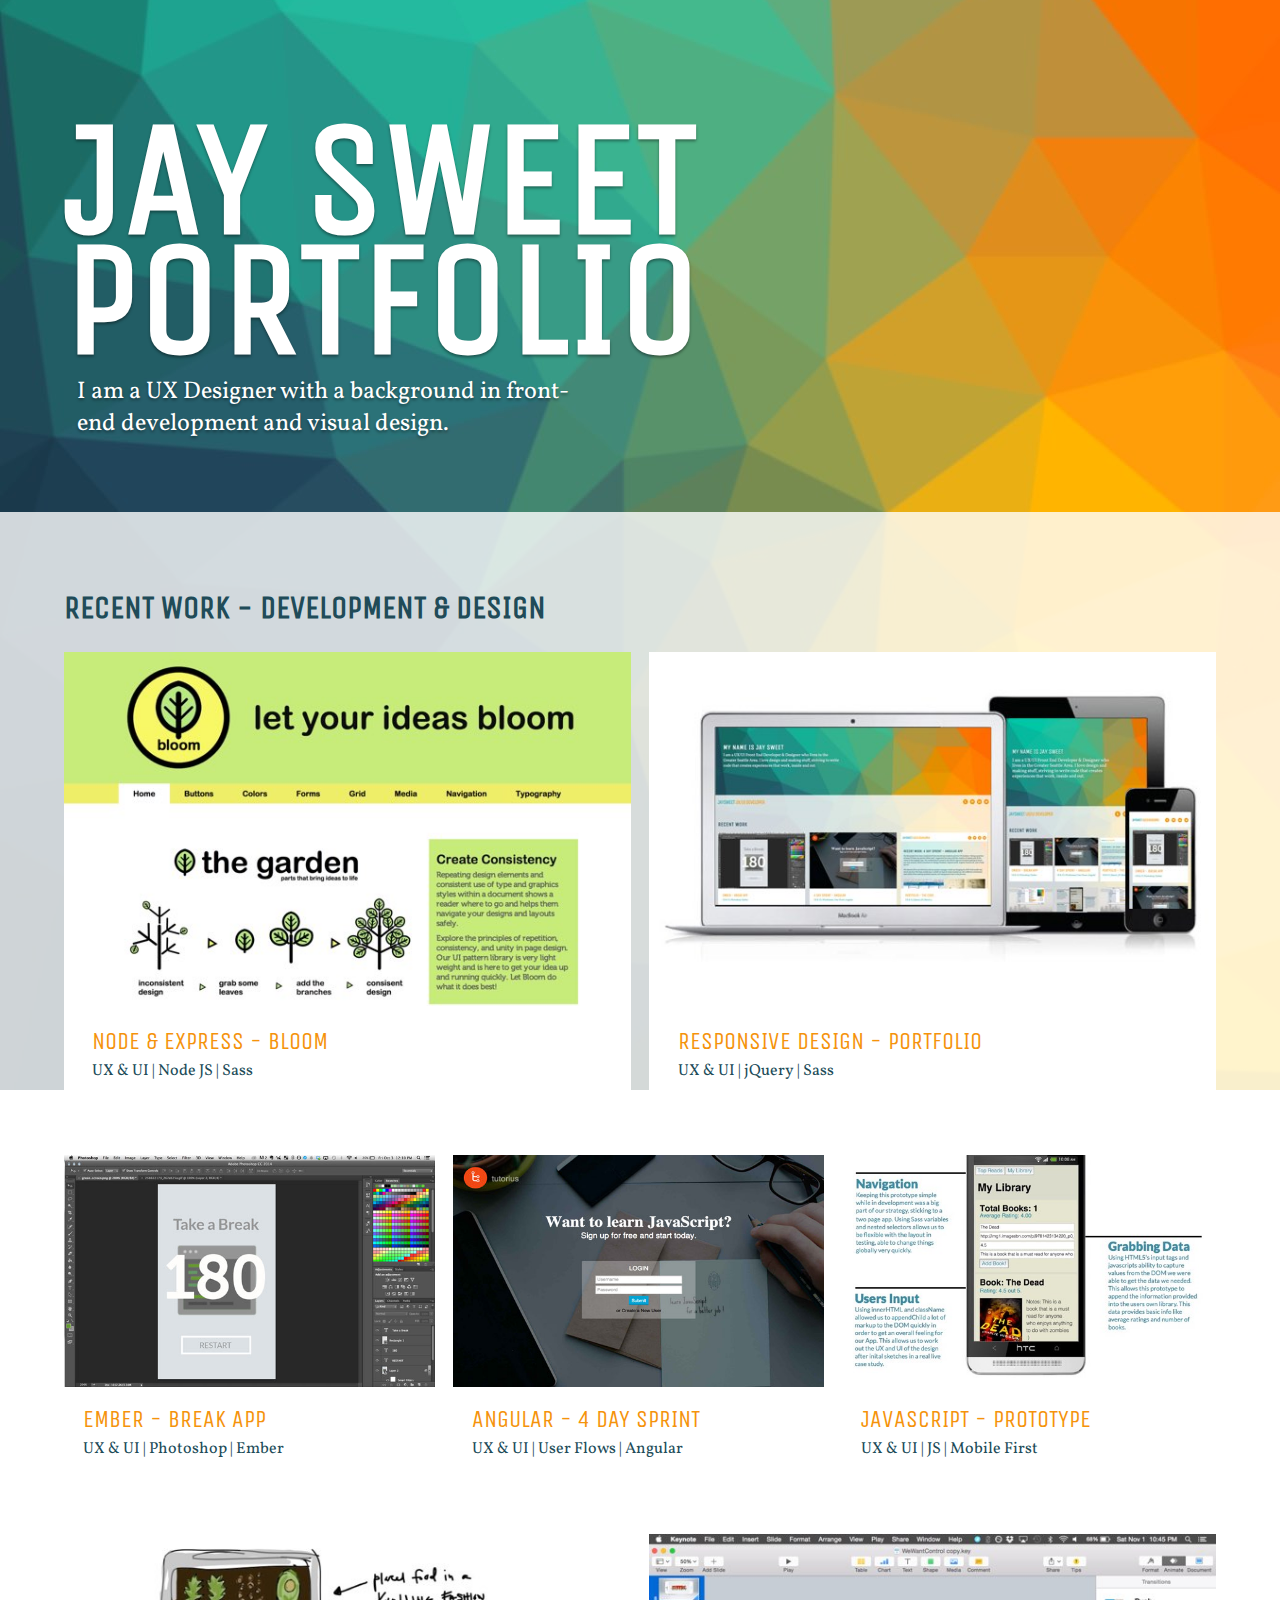
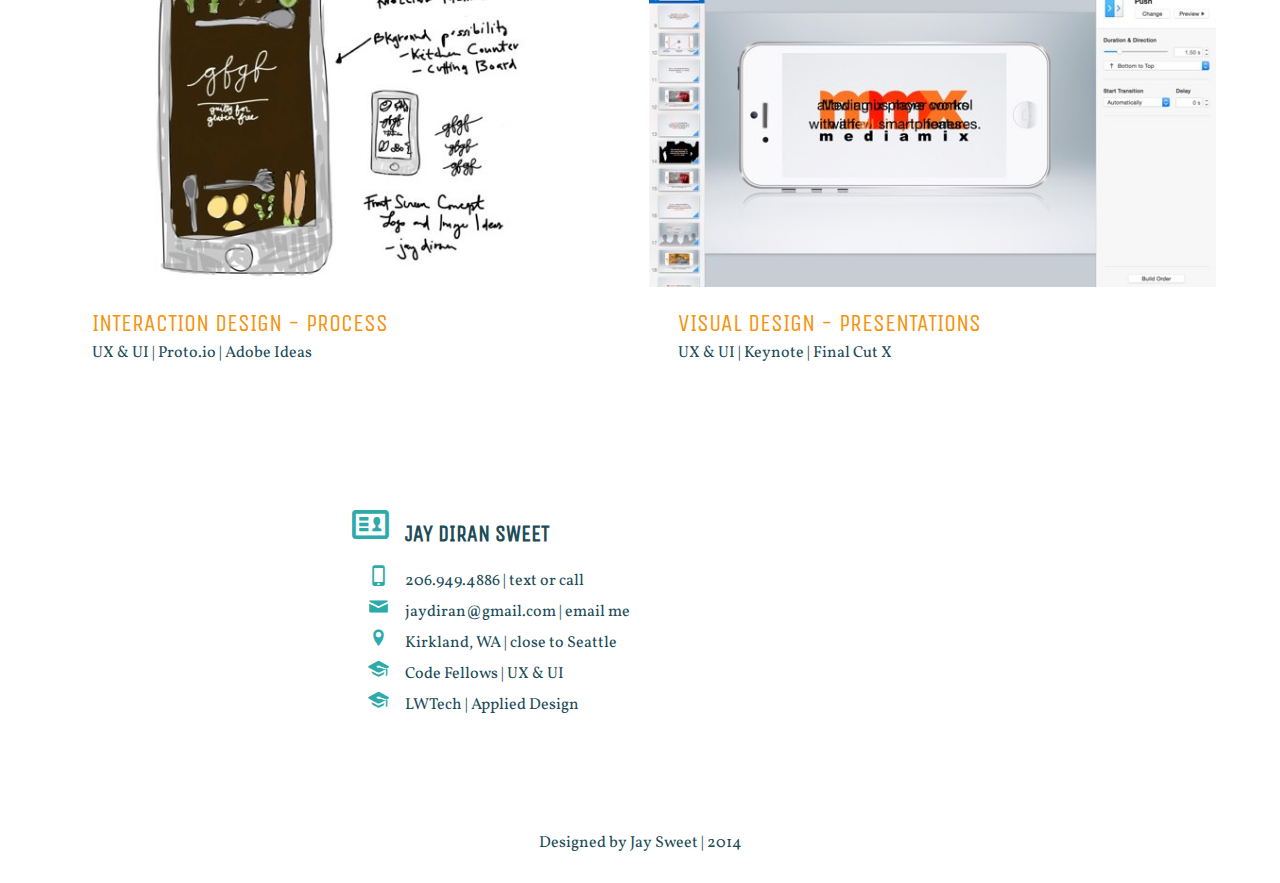
<file: index.html>
<!DOCTYPE html>
<html lang="en">

<head>
  <meta charset="UTF-8">
  <meta http-equiv="X-UA-Compatible" content="IE=edge">
  <title>JaySweet-UX Designer</title>
  <meta name="Description" content="">
  <meta name="viewport" content="width=device-width, initial-scale=1">
  <link rel="icon" type="image/png" href="img/JS-logo-32x32.png">
  <link rel="stylesheet" href="css/app.css">
</head>
<!-- end of head -->

<body>
  <main id="home">
    <section class="splash_bkg">
      <section class="splash_container">
        <section class="splash_title text_shadow">
          <h1>Jay Sweet Portfolio</h1>
          <h2>I am a UX Designer with a background in front-end development and visual design.</h2>
          <p>
            <a href="#scroll">
              <span class="icon-arrow-down extra_large display_none"></span>
            </a>
            <p>
        </section>
      </section>
      <!-- end hidden container -->
      <header id="navbar" class="navbar_absolute">
        <nav class="navbar_container">
          <ul class="navbar_inline">

            <li>
              <a href="https://www.linkedin.com/in/jdiransweet">
                <span class="icon-linkedin2 large"></span>
              </a>
            </li>
            <li>
              <a href="https://github.com/Jay-TechSalon">
                <span class="icon-github2 large"></span>
              </a>
            </li>
            <li>
              <a href="https://twitter.com/Tech_Salon">
                <span class="icon-twitter2 large"></span>
              </a>
            </li>
          </ul>
          <ul>
           <li class="nav_logo"><a href="#home">JaySweet <span class="logo-title">UX Designer & Developer</span></li></a>
          </ul>
        </nav>
      </header>
      <!-- end nav -->
      <section id="scroll" class="body_light">
        <article class="recent_work outer_container">
          <h1>Recent Work - Development &amp; Design</h1>
          <section class="section group">
            <section class="col span_1_of_2">
              <section class="shell">
                <a href="bloom.html">
                  <img src="img/bloom-front.jpg" alt="Bloom UI pattern library website screen shot.">
                </a>
                <h2>Node &amp; Express - Bloom</h2>
                <p class="small_text">
                  <em>UX &amp; UI | Node JS | Sass</em>
                </p>
              </section>
            </section>
            <section class="col span_1_of_2">
              <section class="shell">
                <a href="portfolio.html">
                  <img src="img/line-up.jpg" alt="Porfolio design seen in the apple product line up.">
                </a>
                <h2>Responsive Design - Portfolio</h2>
                <p class="small_text">
                  <em>UX &amp; UI | jQuery | Sass</em>
                </p>
              </section>
            </section>
          </section>
          <!-- end of first group of work -->
          <section class="section group">
            <section class="col span_1_of_3">
              <section class="shell">
                <a href="break-app.html">
                  <img src="img/take-a-break.jpg" alt="Screen shot of the photoshop file that helped create the design strategy to Take a Break App.">
                </a>
                <h2>Ember - Break App</h2>
                <p class="small_text">
                  <em>UX &amp; UI | Photoshop | Ember</em>
                </p>
              </section>
            </section>
            <section class="col span_1_of_3">
              <section class="shell">
                <a href="tutorius.html">
                  <img src="img/tutorius.jpg" alt="Image of login screen for Tutorius, a JavaScript D3 demo app.">
                </a>
                <h2>Angular - 4 Day Sprint</h2>
                <p class="small_text">
                  <em>UX &amp; UI | User Flows | Angular</em>
                </p>
              </section>
            </section>
            <section class="col span_1_of_3">
              <section class="shell">
                <a href="library.html">
                  <img src="img/js-prototype-small.jpg" alt="A screen shot of the JS app that stored data on favorite books.">
                </a>
                <h2>JavaScript - Prototype</h2>
                <p class="small_text">
                  <em>UX &amp; UI | JS | Mobile First</em>
                </p>
              </section>
            </section>
          </section>
          <!-- end of second group of work -->
          <section class="section group">
            <section class="col span_1_of_2">
              <section class="shell">
                <a href="interaction.html">
                  <img src="img/gfg-mobile-sketch.jpg" alt="Screen shot of the Guilty for Gluten Free prototype.">
                </a>
                <h2>Interaction Design - Process</h2>
                <p class="small_text">
                  <em>UX &amp; UI | Proto.io | Adobe Ideas</em>
                </p>
              </section>
            </section>
            <section class="col span_1_of_2">
              <section class="shell">
                <a href="presentation.html">
                  <img src="img/media-mix-small.jpg" alt="Image of a slide in the Keynote app, for Media Mix player.">
                </a>
                <h2>Visual Design - Presentations</h2>
                <p class="small_text">
                  <em>UX &amp; UI | Keynote | Final Cut X</em>
                </p>
              </section>
            </section>
          </section>
          <!-- end of third row of work -->
        </article>
        <!-- end of all work -->
        <section class="section group">
          <section class="col span_3_of_3">
            <section class="contact_post">
              <section class="shell">
                <h1>
                  <span class="icon-vcard extra_large"></span>Jay Diran Sweet</h1>
                <ul>
                  <li>
                    <span class="icon-mobile small"></span>206.949.4886 | text or call</li>
                  <li>
                    <span class="icon-mail small"></span>jaydiran@gmail.com | email me</li>
                  <li>
                    <span class="icon-location small"></span>Kirkland, WA | close to Seattle</li>
                  <li>
                    <span class="icon-graduation small"></span>Code Fellows | UX &amp; UI</li>
                  <li>
                    <span class="icon-graduation small"></span>LWTech | Applied Design</li>
                </ul>
              </section>
            </section>
          </section>
          <!-- end of bkg color -->
        </section>
        <!-- end bkg image fixed -->
  </main>
  <footer>
    <p>Designed by Jay Sweet | 2014
    </p>
  </footer>
  <script src="js/jquery-2.1.1.js"></script>
  <script src="js/bkg-fixed.js"></script>
</body>

</html>
</file>
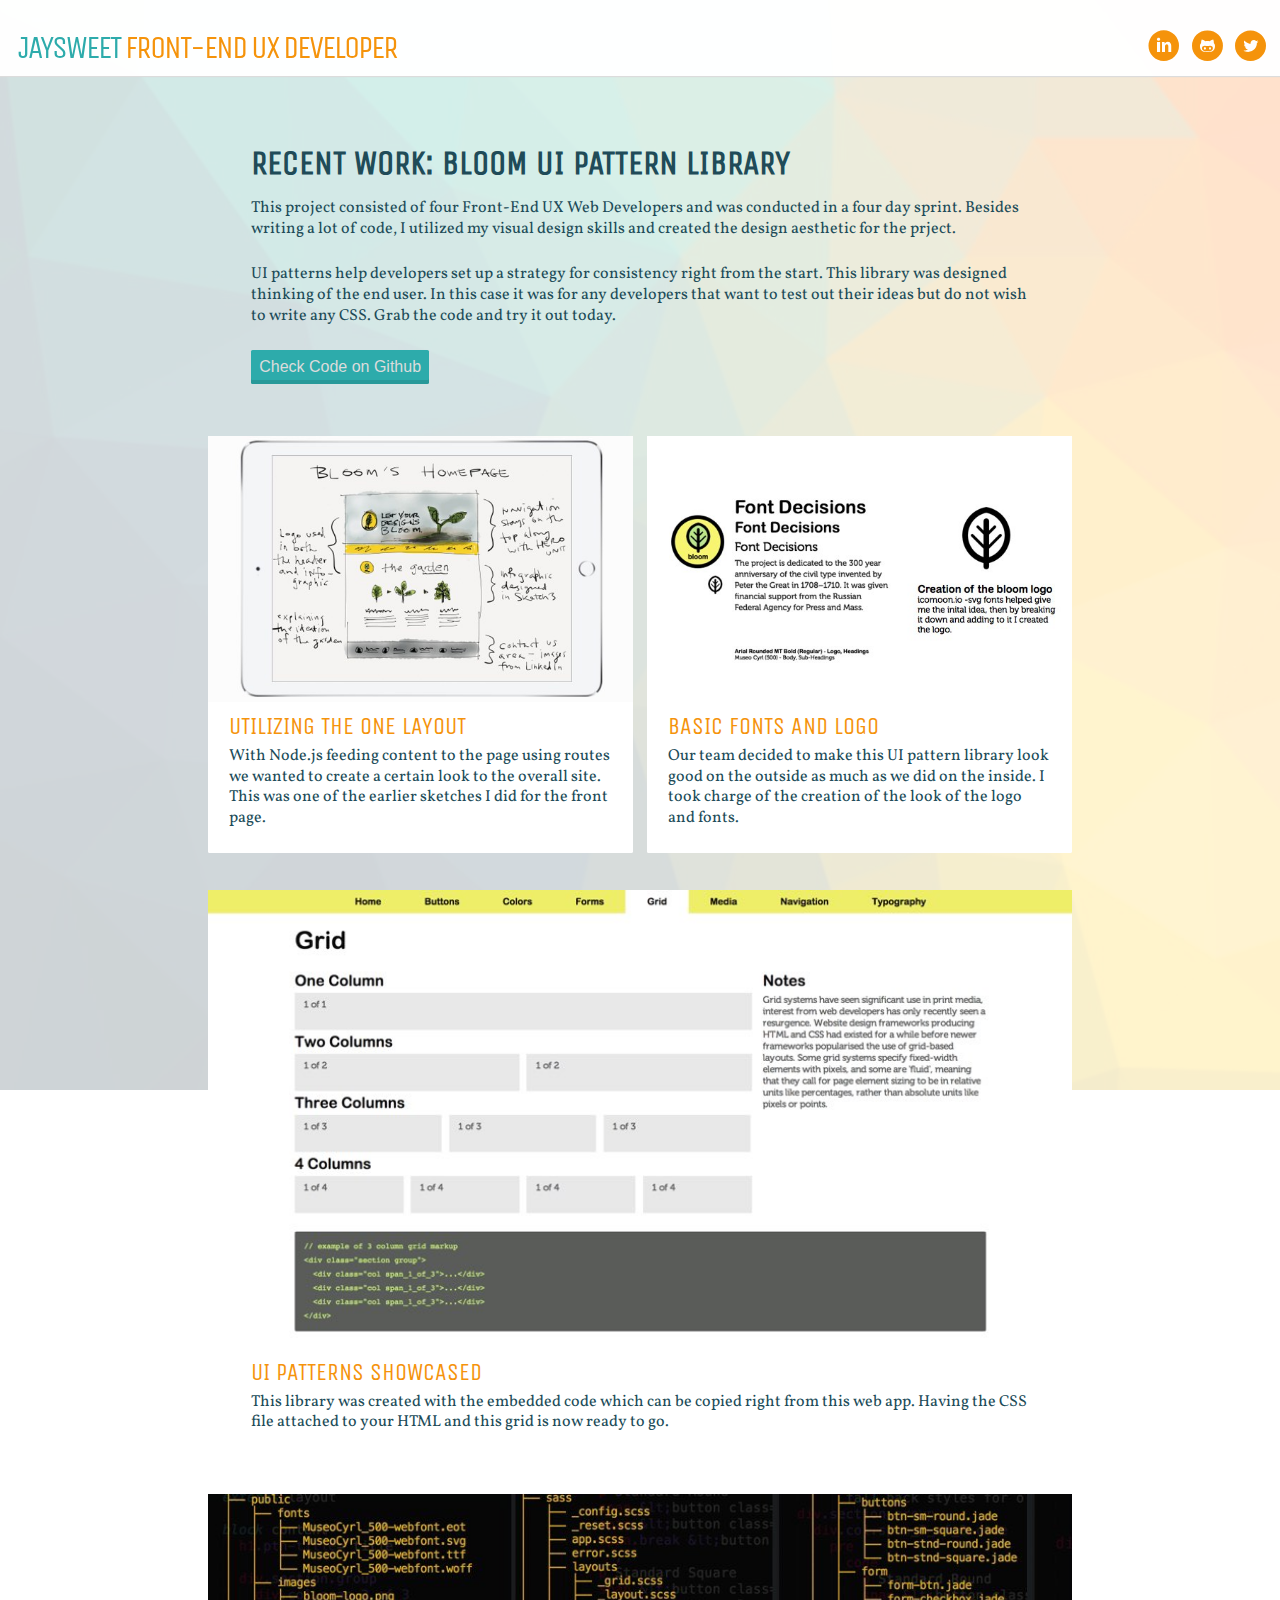
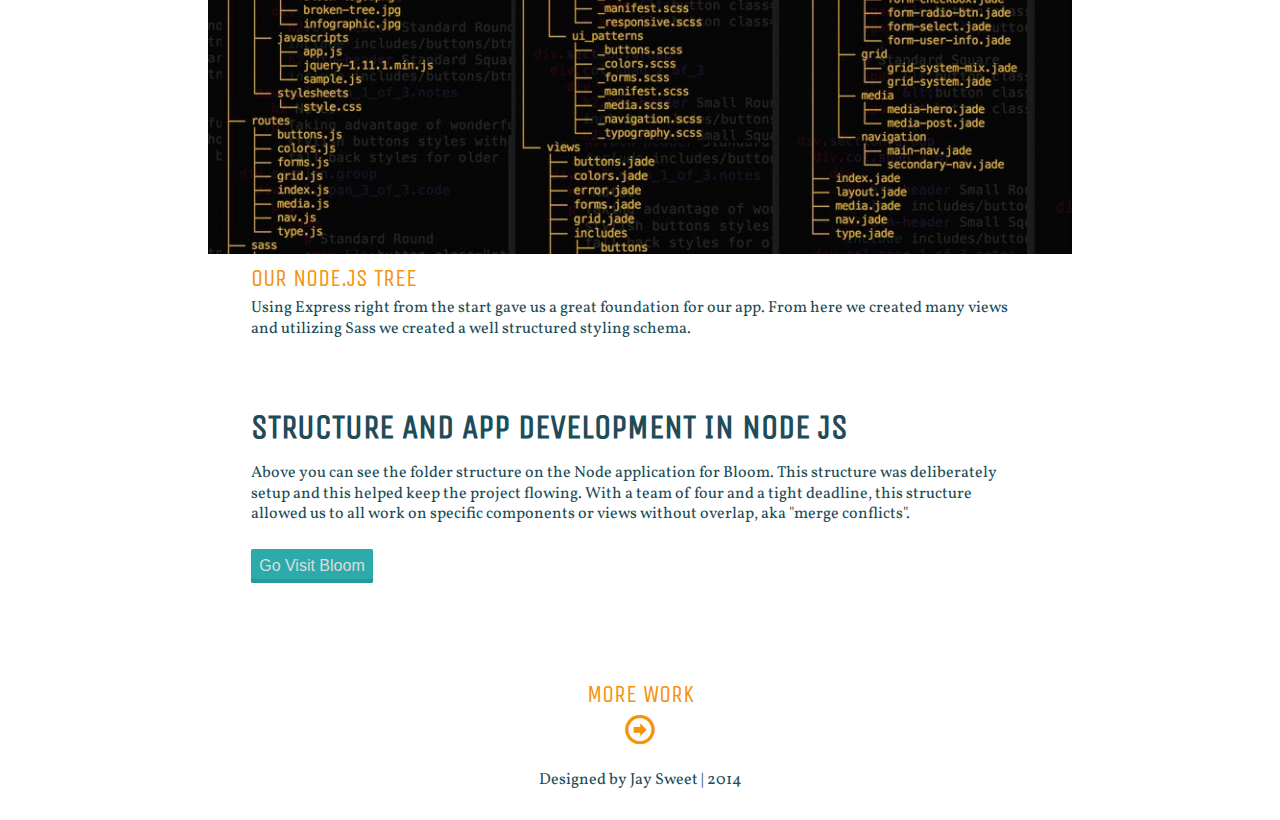
<file: bloom.html>
<!DOCTYPE html>
<html lang="en">

<head>
  <meta charset="UTF-8">
  <meta http-equiv="X-UA-Compatible" content="IE=edge">
  <title>JSweet-Node</title>
  <meta name="Description" content="">
  <meta name="viewport" content="width=device-width, initial-scale=1">
  <link rel="icon" type="image/png" href="img/JS-logo-32x32.png">
  <link rel="stylesheet" href="css/app.css">
</head>
<!-- end of head -->

<body class="splash_bkg body_light">
  <main>
    <!-- end hidden container -->
    <header id="navbar" class="navbar_fixed">
      <nav class="navbar_container">
        <ul class="navbar_inline">
          <li>
            <a href="https://www.linkedin.com/in/jdiransweet">
              <span class="icon-linkedin2 large"></span>
            </a>
          </li>
          <li>
            <a href="https://github.com/Jay-TechSalon">
              <span class="icon-github2 large"></span>
            </a>
          </li>
          <li>
            <a href="https://twitter.com/Tech_Salon">
              <span class="icon-twitter2 large"></span>
            </a>
          </li>
        </ul>
        <ul>
          <li class="nav_logo"><a href="index.html">JaySweet <span class="logo-title">Front-End UX Developer</span></li></a>
        </ul>
      </nav>
    </header>
    <!-- end nav -->
    <section class="body_light">
      <article class="article_post">
        <h1>
          Recent Work: Bloom UI Pattern Library
        </h1>
        <p>
          This project consisted of four Front-End UX Web Developers and was conducted in a four day sprint. Besides writing a lot of code, I utilized my visual design skills and created the design aesthetic for the prject.
        </p>
        <p>UI patterns help developers set up a strategy for consistency right from the start. This library was designed thinking of the end user. In this case it was for any developers that want to test out their ideas but do not wish to write any CSS. Grab the code and try it out today.</p>
        <a href="https://github.com/Bloom-A-Style-Guide/Bloom-A-Style-Guide">
          <button>Check Code on Github</button>
        </a>
        <section class="section group">
          <section class="col span_1_of_2">
            <section class="shell">
              <img class="full-image" src="img/bloom-sketch.jpg" alt="">
              <h2>Utilizing the One Layout</h2>
              <p>
                With Node.js feeding content to the page using routes we wanted to create a certain look to the overall site. This was one of the earlier sketches I did for the front page.
              </p>
            </section>
          </section>
          <section class="col span_1_of_2">
            <section class="shell">
              <img class="full-image" src="img/bloom-font.jpg" alt="">
              <h2>Basic Fonts and Logo</h2>
              <p>
                Our team decided to make this UI pattern library look good on the outside as much as we did on the inside. I took charge of the creation of the look of the logo and fonts.
              </p>
            </section>
          </section>
        </section>
        <section class="section group">
          <section class="col span_1_of_1">
            <section class="shell">
              <img class="full-image" src="img/bloom-grid.jpg" alt="">
              <h2>UI Patterns Showcased</h2>
              <p>
                This library was created with the embedded code which can be copied right from this web app. Having the CSS file attached to your HTML and this grid is now ready to go.
              </p>
            </section>
          </section>
        </section>
        <section class="section group">
          <section class="col span_1_of_1">
            <section class="shell">
              <img class="full-image" src="img/bloom-tree.jpg" alt="">
              <h2>Our Node.js Tree</h2>
              <p>
                Using Express right from the start gave us a great foundation for our app. From here we created many views and utilizing Sass we created a well structured styling schema.
              </p>
            </section>
          </section>
        </section>
        <section class="article_extra">
          <h1>
            Structure and App Development in Node JS
          </h1>
          <p>
            Above you can see the folder structure on the Node application for Bloom. This structure was deliberately setup and this helped keep the project flowing. With a team of four and a tight deadline, this structure allowed us to all work on specific components or views without overlap, aka "merge conflicts".</p>
          <a href="http://bloom-style-guide.herokuapp.com/" target="_blank">
            <button>Go Visit Bloom</button>
          </a>
        </section>
      </article>
      <!-- end bkg image fixed -->
  </main>
  <footer class="navbar_footer">
    <h2>More Work</h2>
    <ul>
      <li>
        <a href="portfolio.html">
          <span class="icon-arrow-right large"></span>
        </a>
      </li>
    </ul>
    <p>Designed by Jay Sweet | 2014
    </p>
  </footer>
  <script src="js/jquery-2.1.1.js"></script>
  <script src="js/recent.js"></script>
</body>

</html>
</file>
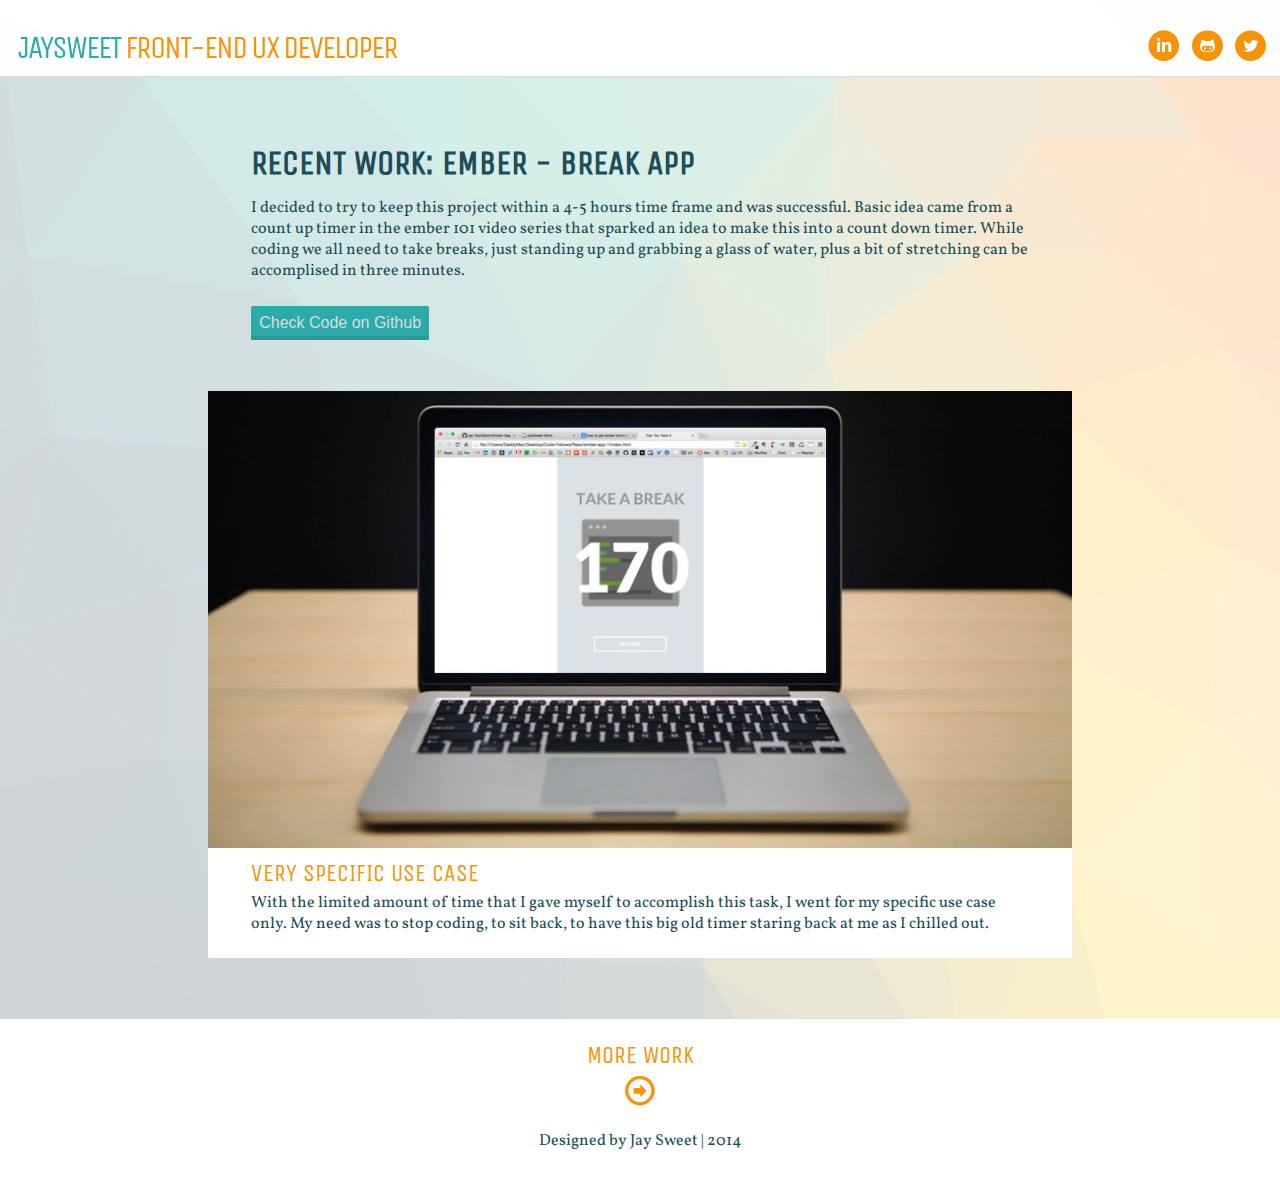
<file: break-app.html>
<!DOCTYPE html>
<html lang="en">

<head>
  <meta charset="UTF-8">
  <meta http-equiv="X-UA-Compatible" content="IE=edge">
  <title>JSweet-Ember</title>
  <meta name="Description" content="">
  <meta name="viewport" content="width=device-width, initial-scale=1">
  <link rel="icon" type="image/png" href="img/JS-logo-32x32.png">
  <link rel="stylesheet" href="css/app.css">
</head>
<!-- end of head -->

<body class="splash_bkg body_light">
  <main>
    <!-- end hidden container -->
    <header id="navbar" class="navbar_fixed">
      <nav class="navbar_container">
        <ul class="navbar_inline">
          <li>
            <a href="https://www.linkedin.com/in/jdiransweet">
              <span class="icon-linkedin2 large"></span>
            </a>
          </li>
          <li>
            <a href="https://github.com/Jay-TechSalon">
              <span class="icon-github2 large"></span>
            </a>
          </li>
          <li>
            <a href="https://twitter.com/Tech_Salon">
              <span class="icon-twitter2 large"></span>
            </a>
          </li>
        </ul>
        <ul>
          <li class="nav_logo"><a href="index.html">JaySweet <span class="logo-title">Front-End UX Developer</span></li></a>
        </ul>
      </nav>
    </header>
    <!-- end nav -->
    <section class="body_light">
      <article class="article_post">
        <h1>
          Recent Work: Ember - Break App
        </h1>
        <p>
          I decided to try to keep this project within a 4-5 hours time frame and was successful. Basic idea came from a count up timer in the ember 101 video series that sparked an idea to make this into a count down timer. While coding we all need to take breaks, just standing up and grabbing a glass of water, plus a bit of stretching can be accomplised in three minutes.</p>
        <a href="https://github.com/Jay-TechSalon/Ember-App">
          <button>Check Code on Github</button>
        </a>
        <section class="section group">
          <section class="col span_1_of_1">
            <section class="shell">
              <img class="full-image" src="img/break-laptop.jpg" alt="">
              <h2>Very Specific Use Case</h2>
              <p>
                With the limited amount of time that I gave myself to accomplish this task, I went for my specific use case only. My need was to stop coding, to sit back, to have this big old timer staring back at me as I chilled out.
              </p>
            </section>
          </section>
        </section>
    </section>
    </article>
    <!-- end bkg image fixed -->
  </main>
  <footer class="navbar_footer">
    <h2>More Work</h2>
    <ul>
      <li>
        <a href="tutorius.html">
          <span class="icon-arrow-right large"></span>
        </a>
      </li>
    </ul>
    <p>Designed by Jay Sweet | 2014
    </p>
  </footer>
  <script src="js/jquery-2.1.1.js"></script>
  <script src="js/recent.js"></script>
</body>

</html>
</file>
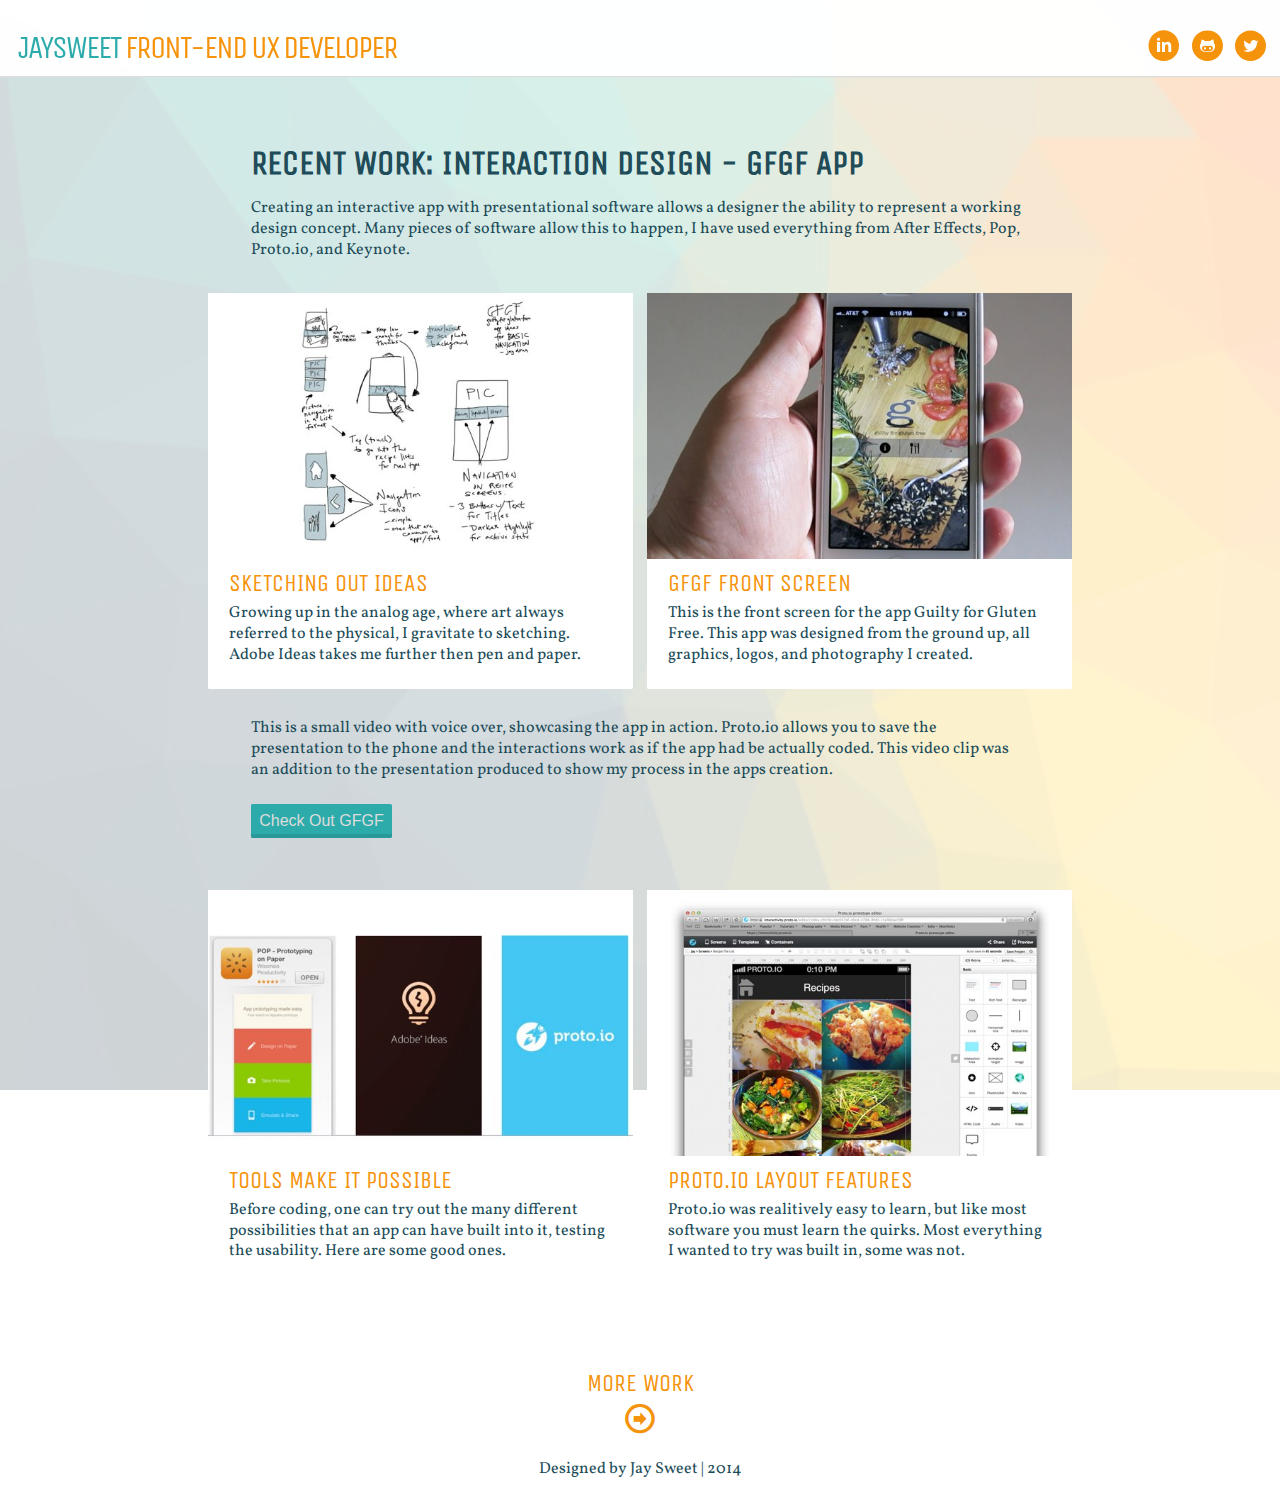
<file: interaction.html>
<!DOCTYPE html>
<html lang="en">

<head>
  <meta charset="UTF-8">
  <meta http-equiv="X-UA-Compatible" content="IE=edge">
  <title>JSweet-Interaction</title>
  <meta name="Description" content="">
  <meta name="viewport" content="width=device-width, initial-scale=1">
  <link rel="icon" type="image/png" href="img/JS-logo-32x32.png">
  <link rel="stylesheet" href="css/app.css">
</head>
<!-- end of head -->

<body class="splash_bkg body_light">
  <main>
    <!-- end hidden container -->
    <header id="navbar" class="navbar_fixed">
      <nav class="navbar_container">
        <ul class="navbar_inline">
          <li>
            <a href="https://www.linkedin.com/in/jdiransweet">
              <span class="icon-linkedin2 large"></span>
            </a>
          </li>
          <li>
            <a href="https://github.com/Jay-TechSalon">
              <span class="icon-github2 large"></span>
            </a>
          </li>
          <li>
            <a href="https://twitter.com/Tech_Salon">
              <span class="icon-twitter2 large"></span>
            </a>
          </li>
        </ul>
        <ul>
          <li class="nav_logo"><a href="index.html">JaySweet <span class="logo-title">Front-End UX Developer</span></li></a>
        </ul>
      </nav>
    </header>
    <!-- end nav -->
    <section class="body_light">
      <article class="article_post">
        <h1>
          Recent Work: Interaction Design - GFGF App
        </h1>
        <p class="post-copy">
          Creating an interactive app with presentational software allows a designer the ability to represent a working design concept. Many pieces of software allow this to happen, I have used everything from After Effects, Pop, Proto.io, and Keynote.
        </p>
        <section class="section group">
          <section class="col span_1_of_2">
            <section class="shell">
              <img class="full-image" src="img/gfg-interaction-sketch.jpg" alt="">
              <h2>Sketching out Ideas</h2>
              <p>
                Growing up in the analog age, where art always referred to the physical, I gravitate to sketching. Adobe Ideas takes me further then pen and paper.
              </p>
            </section>
          </section>
          <section class="col span_1_of_2">
            <section class="shell">
              <img class="full-image" src="img/gfg-video.jpg" alt="">
              <h2>GFGF Front Screen</h2>
              <p>
               This is the front screen for the app Guilty for Gluten Free. This app was designed from the ground up, all graphics, logos, and photography I created.
              </p>
            </section>
          </section>
        </section>
        <section class="article_extra">
          <p>This is a small video with voice over, showcasing the app in action. Proto.io allows you to save the presentation to the phone and the interactions work as if the app had be actually coded. This video clip was an addition to the presentation produced to show my process in the apps creation.</p>
          <a href="http://youtu.be/f2IyZICH_Cw">
            <button>Check Out GFGF</button>
          </a>
        </section>
        <section class="section group">
          <section class="col span_1_of_2">
            <section class="shell">
              <img class="full-image" src="img/gfg-prototype-tools.jpg" alt="">
              <h2>Tools Make it Possible</h2>
              <p>
                Before coding, one can try out the many different possibilities that an app can have built into it, testing the usability. Here are some good ones.
              </p>
            </section>
          </section>
          <section class="col span_1_of_2">
            <section class="shell">
              <img class="full-image" src="img/gfg-proto-io-tool.jpg" alt="">
              <h2>Proto.io Layout Features</h2>
              <p>
                Proto.io was realitively easy to learn, but like most software you must learn the quirks. Most everything I wanted to try was built in, some was not.
              </p>
            </section>
          </section>
        </section>
    </section>
    </article>
    <!-- end bkg image fixed -->
  </main>
  <footer class="navbar_footer">
    <h2>More Work</h2>
    <ul>
      <li>
        <a href="presentation.html">
          <span class="icon-arrow-right large"></span>
        </a>
      </li>
    </ul>
    <p>Designed by Jay Sweet | 2014
    </p>
  </footer>
  <script src="js/jquery-2.1.1.js"></script>
  <script src="js/recent.js"></script>
</body>

</html>
</file>
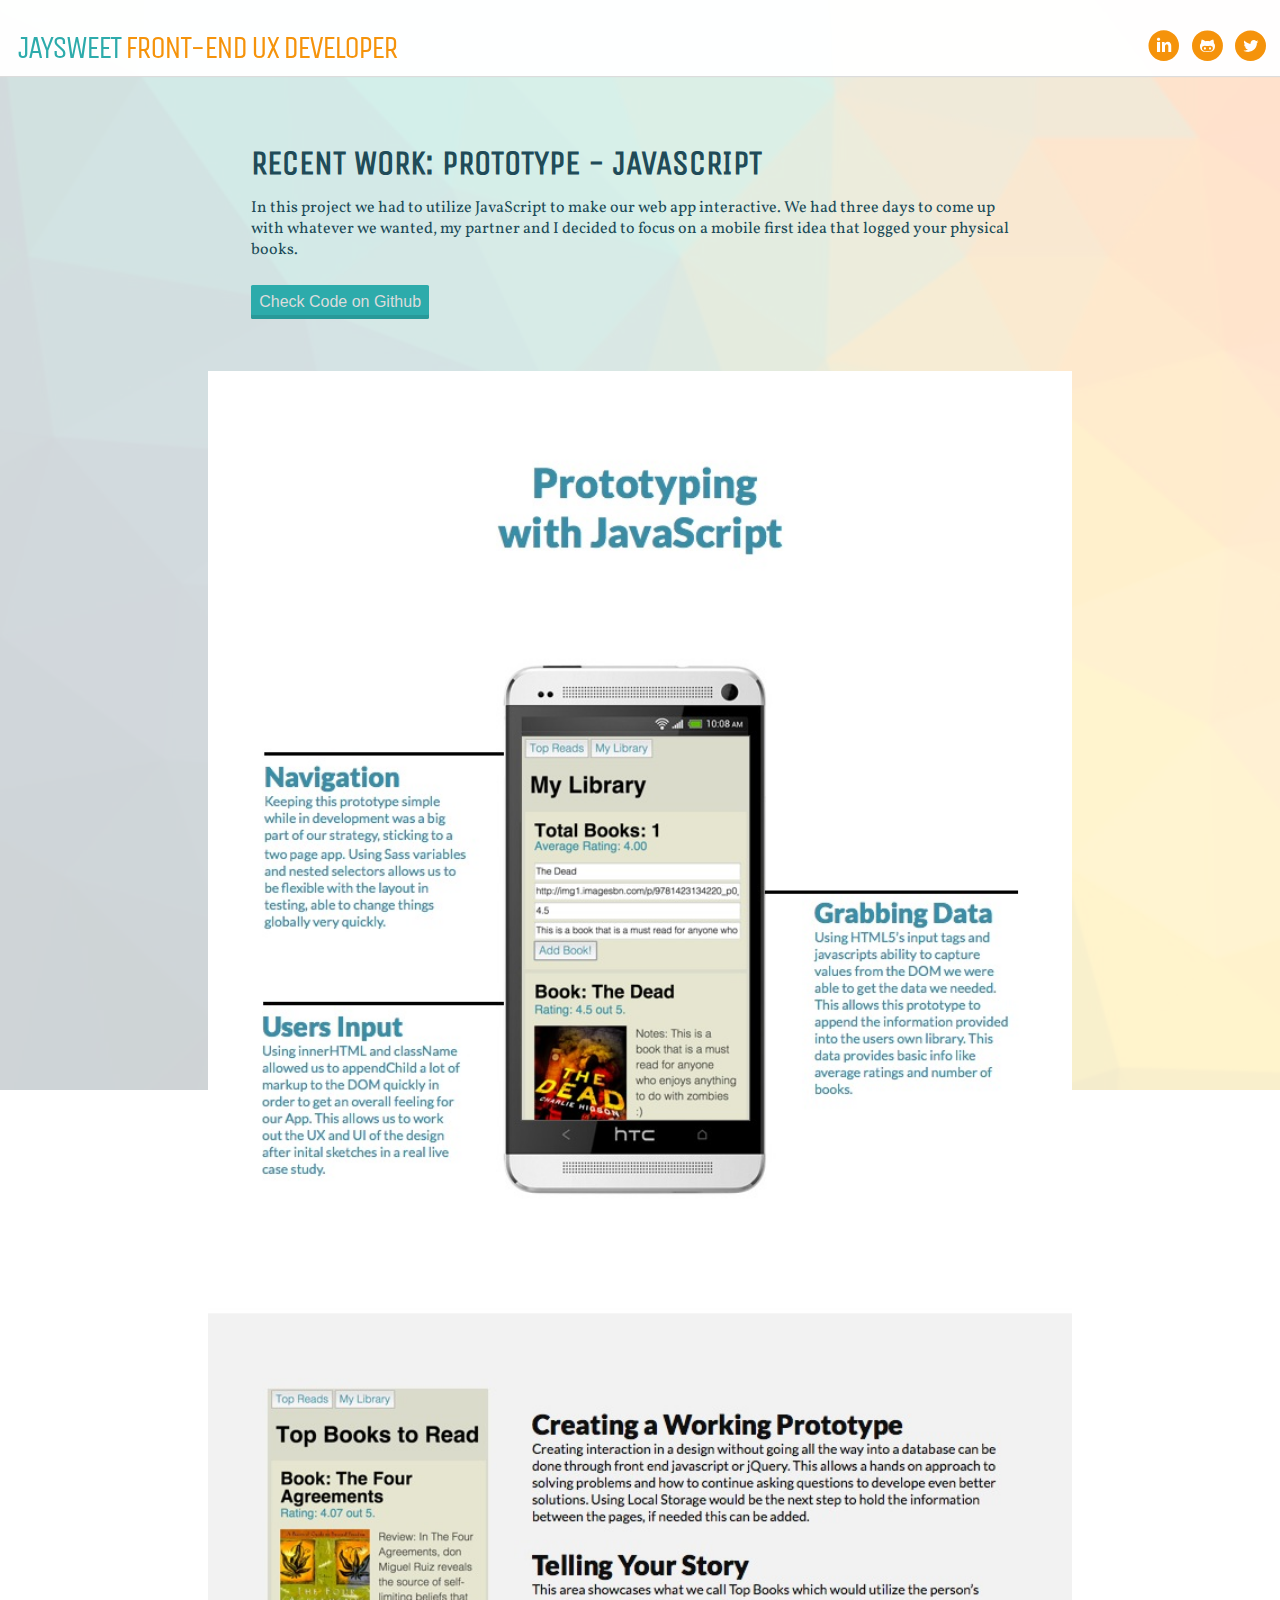
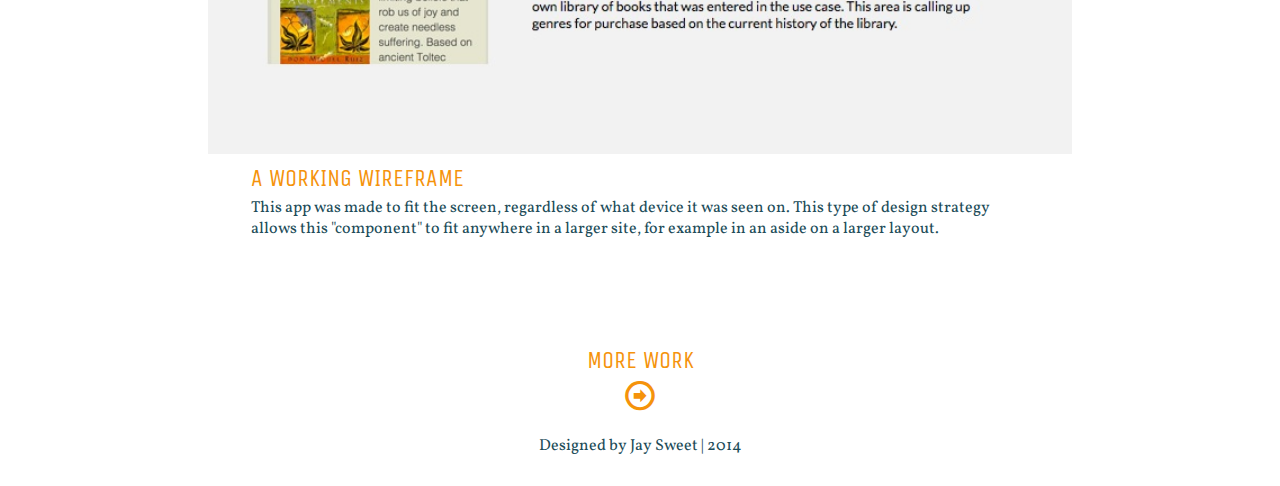
<file: library.html>
<!DOCTYPE html>
<html lang="en">

<head>
  <meta charset="UTF-8">
  <meta http-equiv="X-UA-Compatible" content="IE=edge">
  <title>JSweet-JavaScript</title>
  <meta name="Description" content="">
  <meta name="viewport" content="width=device-width, initial-scale=1">
  <link rel="icon" type="image/png" href="img/JS-logo-32x32.png">
  <link rel="stylesheet" href="css/app.css">
</head>
<!-- end of head -->

<body class="splash_bkg body_light">
  <main>
    <!-- end hidden container -->
    <header id="navbar" class="navbar_fixed">
      <nav class="navbar_container">
        <ul class="navbar_inline">
          <li>
            <a href="https://www.linkedin.com/in/jdiransweet">
              <span class="icon-linkedin2 large"></span>
            </a>
          </li>
          <li>
            <a href="https://github.com/Jay-TechSalon">
              <span class="icon-github2 large"></span>
            </a>
          </li>
          <li>
            <a href="https://twitter.com/Tech_Salon">
              <span class="icon-twitter2 large"></span>
            </a>
          </li>
        </ul>
        <ul>
          <li class="nav_logo"><a href="index.html">JaySweet <span class="logo-title">Front-End UX Developer</span></li></a>
        </ul>
      </nav>
    </header>
    <!-- end nav -->
    <section class="body_light">
      <article class="article_post">
        <h1>
          Recent Work: Prototype - JavaScript
        </h1>
        <p>
          In this project we had to utilize JavaScript to make our web app interactive. We had three days to come up with whatever we wanted, my partner and I decided to focus on a mobile first idea that logged your physical books.</p>
        <a href="https://github.com/Jay-TechSalon/JavaScript-Week">
          <button>Check Code on Github</button>
        </a>
        <section class="section group">
          <section class="col span_1_of_1">
            <section class="shell">
              <img class="full-image" src="img/js-prototype.jpg" alt="">
              <h2>A Working Wireframe</h2>
              <p>
                This app was made to fit the screen, regardless of what device it was seen on. This type of design strategy allows this "component" to fit anywhere in a larger site, for example in an aside on a larger layout.
              </p>
            </section>
          </section>
        </section>
    </section>
    </article>
    <!-- end bkg image fixed -->
  </main>
  <footer class="navbar_footer">
    <h2>More Work</h2>
    <ul>
      <li>
        <a href="interaction.html">
          <span class="icon-arrow-right large"></span>
        </a>
      </li>
    </ul>
    <p>Designed by Jay Sweet | 2014
    </p>
  </footer>
  <script src="js/jquery-2.1.1.js"></script>
  <script src="js/recent.js"></script>
</body>

</html>
</file>
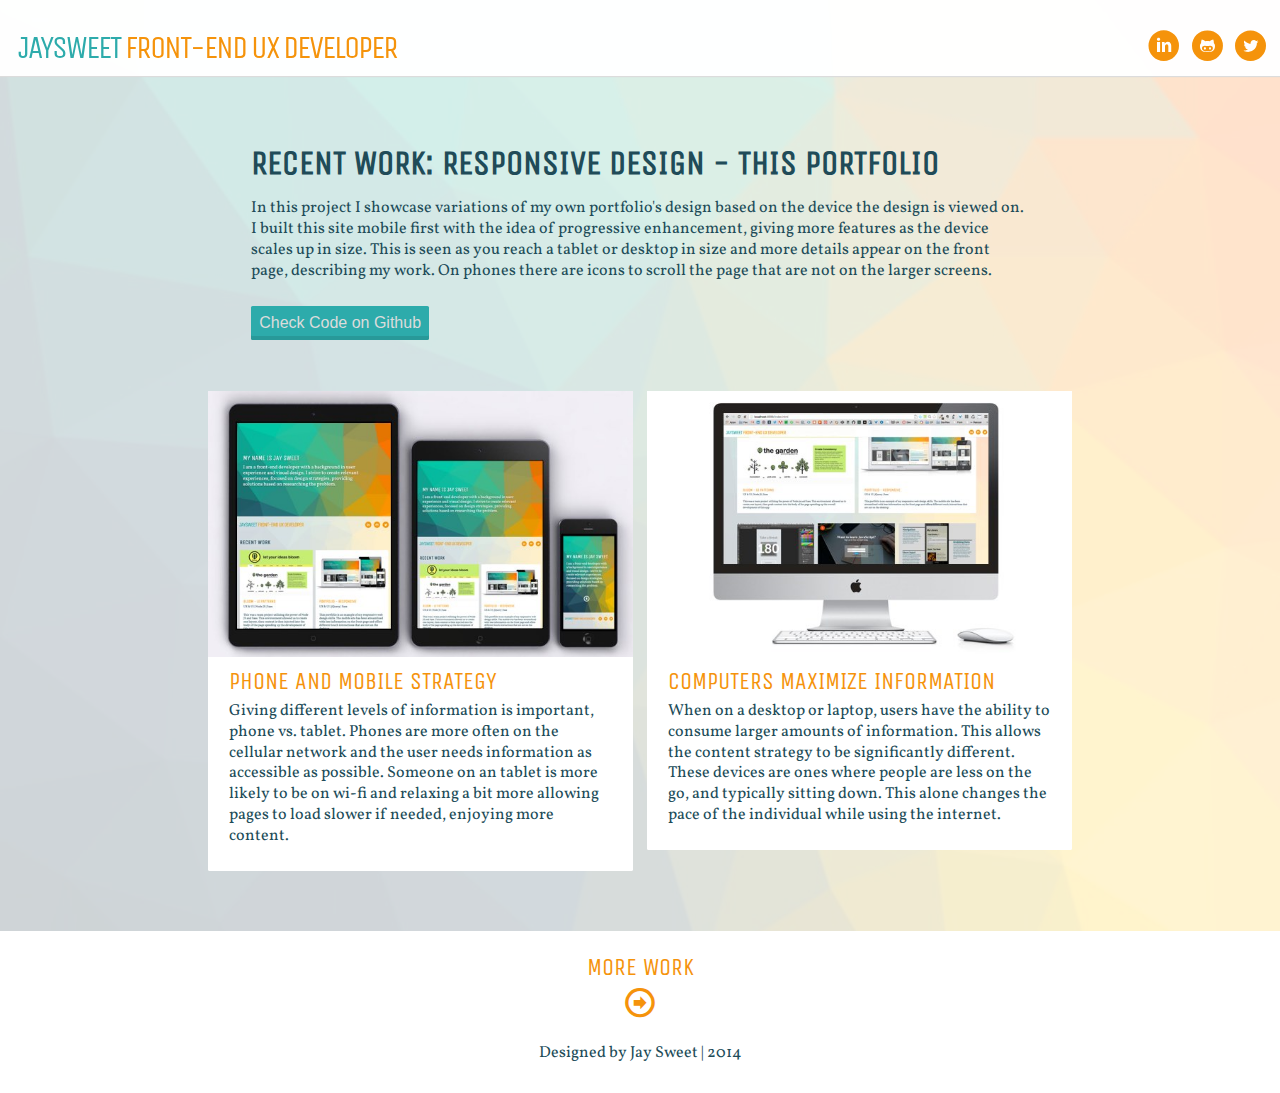
<file: portfolio.html>
<!DOCTYPE html>
<html lang="en">

<head>
  <meta charset="UTF-8">
  <meta http-equiv="X-UA-Compatible" content="IE=edge">
  <title>JSweet-Portfolio</title>
  <meta name="Description" content="">
  <meta name="viewport" content="width=device-width, initial-scale=1">
  <link rel="icon" type="image/png" href="img/JS-logo-32x32.png">
  <link rel="stylesheet" href="css/app.css">
</head>
<!-- end of head -->

<body class="splash_bkg body_light">
  <main>
    <!-- end hidden container -->
    <header id="navbar" class="navbar_fixed">
      <nav class="navbar_container">
        <ul class="navbar_inline">
          <li>
            <a href="https://www.linkedin.com/in/jdiransweet">
              <span class="icon-linkedin2 large"></span>
            </a>
          </li>
          <li>
            <a href="https://github.com/Jay-TechSalon">
              <span class="icon-github2 large"></span>
            </a>
          </li>
          <li>
            <a href="https://twitter.com/Tech_Salon">
              <span class="icon-twitter2 large"></span>
            </a>
          </li>
        </ul>
        <ul>
          <li class="nav_logo"><a href="index.html">JaySweet <span class="logo-title">Front-End UX Developer</span></li></a>
        </ul>
      </nav>
    </header>
    <!-- end nav -->
    <section class="body_light">
      <article class="article_post">
        <h1>
          Recent Work: Responsive Design - This Portfolio
        </h1>
        <p>
          In this project I showcase variations of my own portfolio's design based on the device the design is viewed on. I built this site mobile first with the idea of progressive enhancement, giving more features as the device scales up in size. This is seen as you reach a tablet or desktop in size and more details appear on the front page, describing my work. On phones there are icons to scroll the page that are not on the larger screens.</p>
        <a href="https://github.com/Jay-TechSalon/jay-techsalon.github.io">
          <button>Check Code on Github</button>
        </a>
        <section class="section group">
          <section class="col span_1_of_2">
            <section class="shell">
              <img class="full-image" src="img/portfolio-mobile.jpg" alt="">
              <h2>Phone and Mobile Strategy</h2>
              <p>
                Giving different levels of information is important, phone vs. tablet. Phones are more often on the cellular network and the user needs information as accessible as possible. Someone on an tablet is more likely to be on wi-fi and relaxing a bit more allowing pages to load slower if needed, enjoying more content.
              </p>
            </section>
          </section>
          <section class="col span_1_of_2">
            <section class="shell">
              <img class="full-image" src="img/portfolio-desktop.jpg" alt="">
              <h2>Computers Maximize Information</h2>
              <p>
                When on a desktop or laptop, users have the ability to consume larger amounts of information. This allows the content strategy to be significantly different. These devices are ones where people are less on the go, and typically sitting down. This alone changes the pace of the individual while using the internet.
              </p>
            </section>
          </section>
        </section>
    </section>
    </article>
    <!-- end bkg image fixed -->
  </main>
  <footer class="navbar_footer">
    <h2>More Work</h2>
    <ul>
      <li>
        <a href="break-app.html">
          <span class="icon-arrow-right large"></span>
        </a>
      </li>
    </ul>
    <p>Designed by Jay Sweet | 2014
    </p>
  </footer>
  <script src="js/jquery-2.1.1.js"></script>
  <script src="js/recent.js"></script>
</body>

</html>
</file>
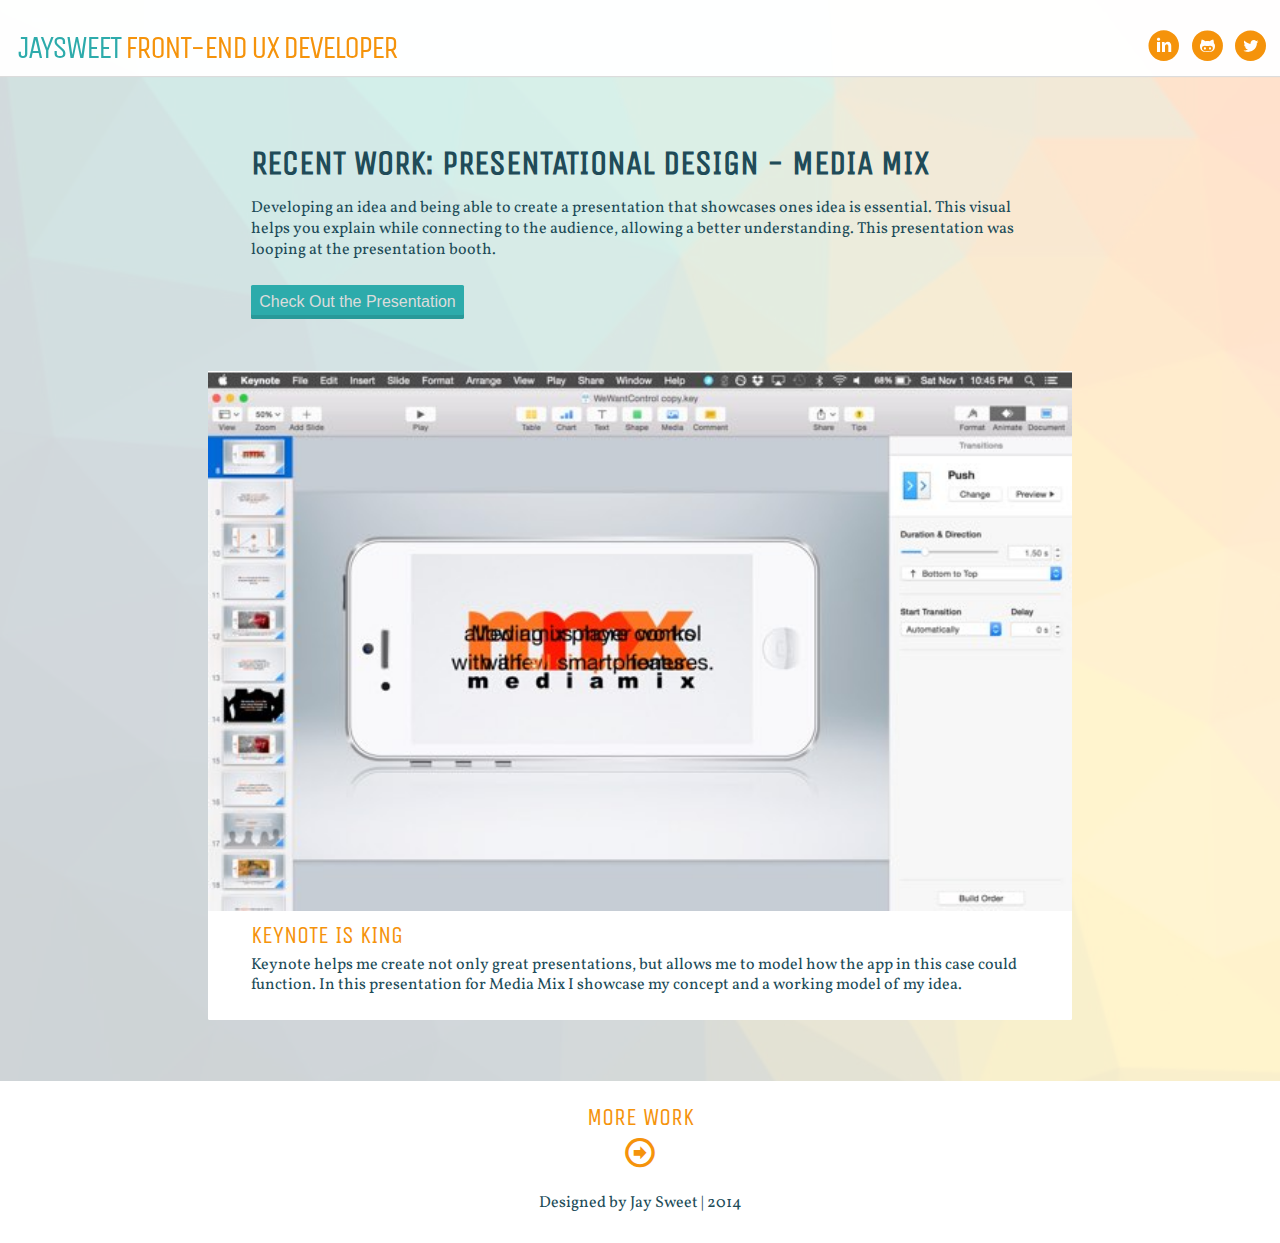
<file: presentation.html>
<!DOCTYPE html>
<html lang="en">

<head>
  <meta charset="UTF-8">
  <meta http-equiv="X-UA-Compatible" content="IE=edge">
  <title>JSweet-Presentation</title>
  <meta name="Description" content="">
  <meta name="viewport" content="width=device-width, initial-scale=1">
  <link rel="icon" type="image/png" href="img/JS-logo-32x32.png">
  <link rel="stylesheet" href="css/app.css">
</head>
<!-- end of head -->

<body class="splash_bkg body_light">
  <main>
    <!-- end hidden container -->
    <header id="navbar" class="navbar_fixed">
      <nav class="navbar_container">
        <ul class="navbar_inline">
          <li>
            <a href="https://www.linkedin.com/in/jdiransweet">
              <span class="icon-linkedin2 large"></span>
            </a>
          </li>
          <li>
            <a href="https://github.com/Jay-TechSalon">
              <span class="icon-github2 large"></span>
            </a>
          </li>
          <li>
            <a href="https://twitter.com/Tech_Salon">
              <span class="icon-twitter2 large"></span>
            </a>
          </li>
        </ul>
        <ul>
          <li class="nav_logo"><a href="index.html">JaySweet <span class="logo-title">Front-End UX Developer</span></li></a>
        </ul>
      </nav>
    </header>
    <!-- end nav -->
    <section class="body_light">
      <article class="article_post">
        <h1>
          Recent Work: Presentational Design - Media Mix
        </h1>
        <p>
          Developing an idea and being able to create a presentation that showcases ones idea is essential. This visual helps you explain while connecting to the audience, allowing a better understanding. This presentation was looping at the presentation booth. </p>
        <a href="http://youtu.be/iux8Rp1yIfI">
          <button>Check Out the Presentation</button>
        </a>
        <section class="section group">
          <section class="col span_1_of_1">
            <section class="shell">
              <img class="full-image" src="img/media-mix-small.jpg" alt="">
              <h2>Keynote is King</h2>
              <p>
                Keynote helps me create not only great presentations, but allows me to model how the app in this case could function. In this presentation for Media Mix I showcase my concept and a working model of my idea.
              </p>
            </section>
          </section>
        </section>
    </section>
    </article>
    <!-- end bkg image fixed -->
  </main>
  <footer class="navbar_footer">
    <h2>More Work</h2>
    <ul>
      <li>
        <a href="bloom.html">
          <span class="icon-arrow-right large"></span>
        </a>
      </li>
    </ul>
    <p>Designed by Jay Sweet | 2014
    </p>
  </footer>
  <script src="js/jquery-2.1.1.js"></script>
  <script src="js/recent.js"></script>
</body>

</html>
</file>
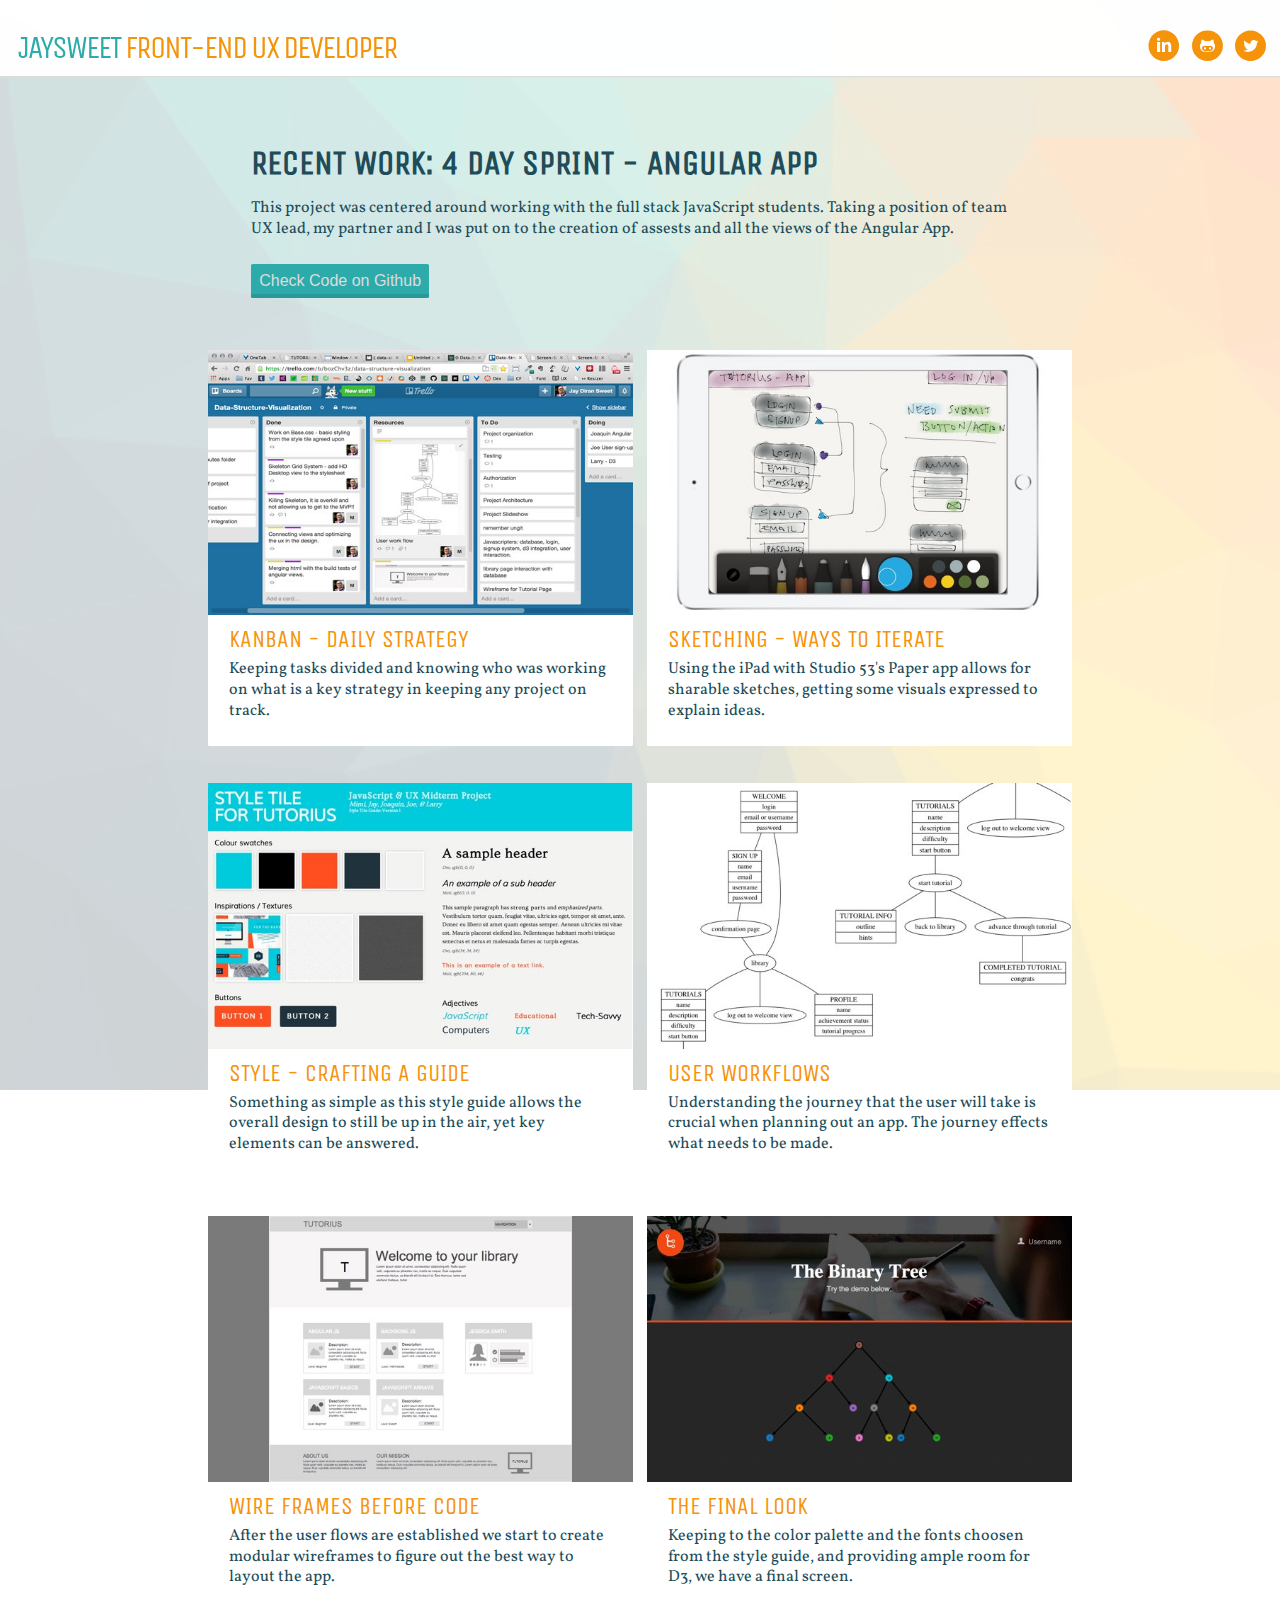
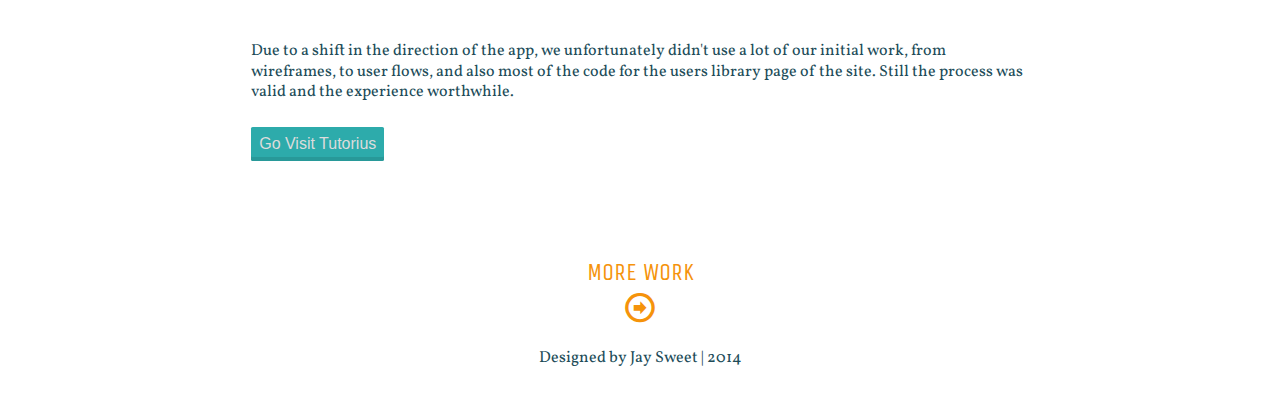
<file: tutorius.html>
<!DOCTYPE html>
<html lang="en">

<head>
  <meta charset="UTF-8">
  <meta http-equiv="X-UA-Compatible" content="IE=edge">
  <title>JSweet-Tutorius</title>
  <meta name="Description" content="">
  <meta name="viewport" content="width=device-width, initial-scale=1">
  <link rel="icon" type="image/png" href="img/JS-logo-32x32.png">
  <link rel="stylesheet" href="css/app.css">
</head>
<!-- end of head -->

<body class="splash_bkg body_light">
  <main>
    <!-- end hidden container -->
    <header id="navbar" class="navbar_fixed">
      <nav class="navbar_container">
        <ul class="navbar_inline">
          <li>
            <a href="https://www.linkedin.com/in/jdiransweet">
              <span class="icon-linkedin2 large"></span>
            </a>
          </li>
          <li>
            <a href="https://github.com/Jay-TechSalon">
              <span class="icon-github2 large"></span>
            </a>
          </li>
          <li>
            <a href="https://twitter.com/Tech_Salon">
              <span class="icon-twitter2 large"></span>
            </a>
          </li>
        </ul>
        <ul>
          <li class="nav_logo"><a href="index.html">JaySweet <span class="logo-title">Front-End UX Developer</span></li></a>
        </ul>
      </nav>
    </header>
    <!-- end nav -->
    <section class="body_light">
      <article class="article_post">
        <h1>
          Recent Work: 4 Day Sprint - Angular App
        </h1>
        <p class="post-copy">
          This project was centered around working with the full stack JavaScript students. Taking a position of team UX lead, my partner and I was put on to the creation of assests and all the views of the Angular App.
        </p>
        <a href="https://github.com/Data-Structure-Visualization/data-structure-visualization">
          <button>Check Code on Github</button>
        </a>
        <section class="section group">
          <section class="col span_1_of_2">
            <section class="shell">
              <img class="full-image" src="img/tutorius-kanban.jpg" alt="">
              <h2>Kanban - Daily Strategy</h2>
              <p>
                Keeping tasks divided and knowing who was working on what is a key strategy in keeping any project on track.
              </p>
            </section>
          </section>
          <section class="col span_1_of_2">
            <section class="shell">
              <img class="full-image" src="img/tutorius-sketch.jpg" alt="">
              <h2>Sketching - Ways to Iterate</h2>
              <p>
                Using the iPad with Studio 53's Paper app allows for sharable sketches, getting some visuals expressed to explain ideas.
              </p>
            </section>
          </section>
        </section>
        <section class="section group">
          <section class="col span_1_of_2">
            <section class="shell">
              <img class="full-image" src="img/style-tile.jpg" alt="">
              <h2>Style - Crafting a Guide</h2>
              <p>
                Something as simple as this style guide allows the overall design to still be up in the air, yet key elements can be answered.
              </p>
            </section>
          </section>
          <section class="col span_1_of_2">
            <section class="shell">
              <img class="full-image" src="img/user-flow.jpg" alt="">
              <h2>User Workflows</h2>
              <p>
                Understanding the journey that the user will take is crucial when planning out an app. The journey effects what needs to be made.
              </p>
            </section>
          </section>
        </section>
        <section class="section group">
          <section class="col span_1_of_2">
            <section class="shell">
              <img class="full-image" src="img/js-moqup.jpg" alt="">
              <h2>Wire Frames before Code</h2>
              <p>
                After the user flows are established we start to create modular wireframes to figure out the best way to layout the app.
              </p>
            </section>
          </section>
          <section class="col span_1_of_2">
            <section class="shell">
              <img class="full-image" src="img/js-binary.jpg" alt="">
              <h2>The Final Look</h2>
              <p>
                Keeping to the color palette and the fonts choosen from the style guide, and providing ample room for D3, we have a final screen.
              </p>
            </section>
          </section>
        </section>
        <section class="article_extra">
          <p>Due to a shift in the direction of the app, we unfortunately didn't use a lot of our initial work, from wireframes, to user flows, and also most of the code for the users library page of the site. Still the process was valid and the experience worthwhile.</p>
          <a href="http://tutorius.herokuapp.com/#/tutorial-select">
            <button>Go Visit Tutorius</button>
          </a>
        </section>
    </section>
    </section>
    </article>
    <!-- end bkg image fixed -->
  </main>
  <footer class="navbar_footer">
    <h2>More Work</h2>
    <ul>
      <li>
        <a href="library.html">
          <span class="icon-arrow-right large"></span>
        </a>
      </li>
    </ul>
    <p>Designed by Jay Sweet | 2014
    </p>
  </footer>
  <script src="js/jquery-2.1.1.js"></script>
  <script src="js/recent.js"></script>
</body>

</html>
</file>
<file: css/app.css>
/* http://meyerweb.com/eric/tools/css/reset/
   v2.0 | 20110126
   License: none (public domain)
*/
@import url(http://fonts.googleapis.com/css?family=Unica+One|Vollkorn);
html, body, div, span, applet, object, iframe, h1, h2, h3, h4, h5, h6, p, blockquote, pre, a, abbr, acronym, address, big, cite, code, del, dfn, em, img, ins, kbd, q, s, samp, small, strike, strong, sub, sup, tt, var, b, u, i, center, dl, dt, dd, ol, ul, li, fieldset, form, label, legend, table, caption, tbody, tfoot, thead, tr, th, td, article, aside, canvas, details, embed, figure, figcaption, footer, header, hgroup, menu, nav, output, ruby, section, summary, time, mark, audio, video {
  margin: 0;
  padding: 0;
  border: 0;
  font-size: 100%;
  font: inherit;
  vertical-align: baseline; }

/* HTML5 display-role reset for older browsers */
article, aside, details, figcaption, figure, footer, header, hgroup, menu, nav, section {
  display: block; }

body {
  line-height: 1; }

ol, ul {
  list-style: none; }

blockquote, q {
  quotes: none; }

blockquote:before, blockquote:after, q:before, q:after {
  content: '';
  content: none; }

table {
  border-collapse: collapse;
  border-spacing: 0; }

html, body {
  font-family: "Vollkorn", serif; }
  html p, body p {
    padding-bottom: 1.5rem;
    font-size: 1.2rem;
    color: #204B58;
    line-height: 2rem; }

h1 {
  font: 4rem/4rem "Unica One", sans-serif;
  text-transform: uppercase;
  font-weight: bolder;
  padding: 1rem 0 0 0; }

a {
  text-decoration: none;
  color: #2DABAB; }
  a:hover {
    color: #F5930B;
    transition: all .30s ease; }

.text_shadow {
  text-shadow: 0 2px 3px rgba(0, 0, 0, 0.4); }

@font-face {
  font-family: 'icomoon';
  src: url("../fonts/icomoon.eot?cfoeqr");
  src: url("../fonts/icomoon.eot?#iefixcfoeqr") format("embedded-opentype"), url("../fonts/icomoon.woff?cfoeqr") format("woff"), url("../fonts/icomoon.ttf?cfoeqr") format("truetype"), url("../fonts/icomoon.svg?cfoeqr#icomoon") format("svg");
  font-weight: normal;
  font-style: normal; }
[class^="icon-"], [class*=" icon-"] {
  font-family: 'icomoon';
  speak: none;
  font-style: normal;
  font-weight: normal;
  font-variant: normal;
  text-transform: none;
  line-height: 1;
  /* Better Font Rendering =========== */
  -webkit-font-smoothing: antialiased;
  -moz-osx-font-smoothing: grayscale; }

.icon-mobile:before {
  content: "\e600"; }

.icon-mail:before {
  content: "\e601"; }

.icon-vcard:before {
  content: "\e605"; }

.icon-location:before {
  content: "\e603"; }

.icon-quote:before {
  content: "\e602"; }

.icon-graduation:before {
  content: "\e60b"; }

.icon-newspaper:before {
  content: "\e60c"; }

.icon-pictures:before {
  content: "\e604"; }

.icon-arrow-left:before {
  content: "\e607"; }

.icon-arrow-down:before {
  content: "\e606"; }

.icon-arrow-right:before {
  content: "\e608"; }

.icon-github:before {
  content: "\e610"; }

.icon-github2:before {
  content: "\e611"; }

.icon-twitter:before {
  content: "\e612"; }

.icon-twitter2:before {
  content: "\e613"; }

.icon-tumblr:before {
  content: "\e614"; }

.icon-tumblr2:before {
  content: "\e615"; }

.icon-linkedin:before {
  content: "\e616"; }

.icon-linkedin2:before {
  content: "\e617"; }

.outer_container {
  width: 90%; }

.full-image {
  width: 100%;
  height: auto; }

.display_none {
  display: none; }

.large {
  font-size: 2rem;
  color: #F5930B; }
  .large:hover, .large:focus {
    color: #FF5D05;
    outline: none; }

.extra_large {
  font-size: 2.3rem;
  color: white;
  outline: none; }

a .bottom_next {
  margin: 1rem auto; }

footer {
  background-color: white; }
  footer p {
    font-size: 1rem;
    text-align: center;
    color: #204B58;
    padding-top: 1rem; }

.splash_bkg {
  background: url(../img/triangles.jpg) no-repeat;
  background-size: cover;
  height: auto;
  background-attachment: fixed;
  background-position: center center; }

.splash_container {
  height: 32rem; }

.splash_title h1 {
  font: 10rem/7.5rem "Unica One", sans-serif;
  padding: 7.5rem 1rem 0 5%;
  color: #FFF;
  font-weight: bolder; }
.splash_title h2 {
  font: 1.5rem/2rem "Vollkorn", sans-serif;
  padding: 1rem 1rem 3rem 6%;
  color: #FFF;
  width: 32rem;
  font-weight: lighter; }

.body_light {
  background-color: rgba(255, 255, 255, 0.8);
  height: auto; }

#navbar.navbar_fixed {
  position: fixed;
  top: 0px;
  z-index: 10;
  padding-top: 1rem;
  width: 100%;
  height: 3.75rem;
  box-shadow: 0 1px 1px #DCDCDC;
  background-color: white;
  background-color: rgba(255, 255, 255, 0.97); }

#navbar.navbar_absolute {
  display: none;
  position: absolute;
  top: 400px; }

.navbar_container {
  margin: .85rem; }

.navbar_inline li {
  display: inline;
  margin-left: .5rem;
  padding: .5rem 0;
  text-decoration: none; }

.navbar_inline {
  text-align: right; }

.nav_logo {
  text-align: left;
  font-size: 2rem;
  letter-spacing: -2px;
  color: #F5930B;
  font-family: "Unica One";
  margin: -2rem 0 0 .25rem;
  text-transform: uppercase; }

a .logo-title {
  color: #F5930B; }

.social_nav {
  text-align: center;
  margin-top: 1rem; }

.navbar_footer {
  text-align: center;
  padding-top: 1rem; }

.article_post {
  color: #204B58;
  padding: 2rem; }
  .article_post h1 {
    font-size: 2.1rem;
    line-height: 2.4rem;
    padding-bottom: 1rem;
    margin-left: 5%; }
  .article_post p {
    font-size: 1.2rem;
    line-height: 1.5rem; }
  .article_post button {
    margin-left: 5%; }

section .article_extra {
  margin: 0 auto;
  max-width: 54rem; }

section .article_post {
  margin: 0 auto;
  max-width: 54rem;
  padding-top: 8rem; }

.shell {
  background-color: white;
  border-radius: 0.1rem;
  width: 100%;
  height: 100%; }

.contact_post {
  color: #204B58; }
  .contact_post .shell {
    width: 50%;
    margin: 0 auto; }
  .contact_post span {
    padding-right: 1rem; }
  .contact_post h1 {
    font-size: 1.4rem;
    padding: 2rem 2rem 0; }
  .contact_post li {
    padding-bottom: .5rem; }
  .contact_post ul {
    padding-bottom: 3rem; }
  .contact_post .extra_large {
    font-size: 2.3rem;
    color: #2DABAB; }
  .contact_post .small {
    font-size: 1.3rem;
    color: #2DABAB;
    padding-left: 3rem; }

.navbar_footer h2, .article_post h2, .recent_work h2 {
  font-size: 1.5rem;
  color: #F5930B;
  width: 90%;
  margin: 0 auto;
  padding: .5rem 0;
  text-transform: uppercase;
  font-family: "Unica One"; }

.article_post p, .recent_work p {
  margin: 0 auto;
  font-size: 1rem;
  line-height: 1.3rem;
  width: 90%;
  color: #204B58; }

.recent_work {
  margin: 0 auto;
  padding: 3rem 1rem 2rem; }
  .recent_work h1 {
    font-size: 2rem;
    color: #204B58; }
  .recent_work img {
    width: 100%;
    padding-bottom: 2%;
    margin: 0 auto; }
    .recent_work img:focus, .recent_work img:hover {
      transition: all .30s ease;
      opacity: .8;
      cursor: pointer;
      z-index: 5; }

.recent_description {
  display: block; }

button {
  font-size: 1rem;
  color: #DCDCDC;
  background-color: #2DABAB;
  padding: 0.5rem;
  border: 0 none;
  border-radius: 0.1rem;
  box-shadow: inset 0 -4px 0 rgba(0, 0, 0, 0.1);
  margin-bottom: 5%; }
  button:hover {
    cursor: pointer;
    color: #FFF;
    box-shadow: inset 0 -2px 0 rgba(0, 0, 0, 0.1); }
  button:focus {
    outline: none; }

button a {
  color: #FFF; }

/*  ----Responsive Grid System Custom Configure by Jay Diran Sweet, using the 2, 3, 4 column grid set up----  */
/*  ----SECTIONS----  */
.section {
  clear: both;
  padding: 0;
  margin: 0; }

/*  ----COLUMN SETUP----  */
.col {
  display: block;
  float: left;
  margin: 1% 0 3.3% 1.6%; }

.col:first-child {
  margin-left: 0; }

/*  ----GROUPING----  */
.group:before, .group:after {
  content: "";
  display: table; }

.group:after {
  clear: both; }

.group {
  zoom: 1;
  /* For IE 6/7 */ }

/*  ----GRID OF TWO----  */
.span_2_of_2 {
  width: 100%; }

.span_1_of_2 {
  width: 49.2%; }

/*  ----GRID OF THREE----  */
.span_3_of_3 {
  width: 100%; }

.span_2_of_3 {
  width: 66.1%; }

.span_1_of_3 {
  width: 32.2%; }

/*  ----GRID OF FOUR----  */
.span_4_of_4 {
  width: 100%; }

.span_3_of_4 {
  width: 74.6%; }

.span_2_of_4 {
  width: 49.2%; }

.span_1_of_4 {
  width: 23.8%; }

/*  ----GO FULL WIDTH AT LESS THAN 480 PIXELS---- */
@media only screen and (max-width: 768px) {
  .splash_title h1 {
    font: 8.5rem/6.5rem "Unica One", sans-serif;
    padding: 10rem 1.5rem 0 2.5rem;
    font-weight: bolder; }
  .splash_title h2 {
    font: 1.1rem/1.4rem "Vollkorn", sans-serif;
    padding: 1rem 1.5rem 3rem 2.5rem;
    max-width: 60%; }

  .nav_logo {
    font-size: 1.7rem;
    letter-spacing: -2px; }

  .recent_work {
    margin: 0 auto;
    padding: 5rem 1rem 1rem; }
    .recent_work h1 {
      font-size: 1.7rem;
      line-height: 1.7rem; }
    .recent_work h2 {
      font-size: 1.2rem;
      padding-bottom: .5rem; }
    .recent_work p {
      font-size: .9rem;
      line-height: 1.1rem; }

  .article_post {
    padding: 1.5rem; }
    .article_post h1 {
      font-size: 1.8rem;
      line-height: 2rem;
      padding-bottom: 1rem; }
    .article_post p {
      font-size: 1rem;
      line-height: 1.2rem; }

  footer p {
    font-size: .8rem;
    padding-top: 1rem; }
    footer p a {
      text-decoration: underline; }

  .col {
    margin: 1% 0 3.3% 1.6%; }

  /*  ----GRID OF FOUR INTO GRID OF TWO----  */
  .span_1_of_2 {
    width: 49%;
    margin: 1% 0 1% 2%; }

  .span_1_of_2:nth-child(2n+1) {
    clear: both;
    margin-left: 0; } }
@media only screen and (max-width: 767px) {
  .splash_title h1 {
    font: 6.5rem/4.8rem "Unica One", sans-serif;
    padding: 7rem 1.5rem 0 1.5rem;
    font-weight: bolder; }
  .splash_title h2 {
    font: 1.1rem/1.4rem "Vollkorn", sans-serif;
    padding: 1rem 1.5rem 3rem 1.5rem;
    max-width: 80%; } }
@media only screen and (max-width: 480px) {
  .splash_title h1 {
    font: 4rem/3rem "Unica One", sans-serif;
    padding: 7rem 1.5rem 0 1.5rem;
    font-weight: bolder; }
  .splash_title h2 {
    font: 1.1rem/1.4rem "Vollkorn", sans-serif;
    padding: 1rem 1.5rem 3rem 1.5rem;
    max-width: 80%; }

  .splash_bkg {
    background: url(../img/triangles-long.jpg);
    height: auto;
    background-attachment: fixed;
    background-position: center center; }

  .display_none {
    display: inline;
    margin-left: 45%; }

  .text_shadow {
    text-shadow: 0 2px 3px rgba(0, 0, 0, 0.2); }

  .recent_work {
    margin: 0 auto;
    padding: 5rem 1rem 1rem; }
    .recent_work h1 {
      font-size: 1.7rem; }
    .recent_work h2 {
      font-size: 1.2rem;
      padding-bottom: .5rem; }
    .recent_work p {
      font-size: .8rem;
      line-height: 1.1rem; }

  .recent_description {
    display: none; }

  .contact_post .shell {
    width: 90%;
    margin: 0 auto; }
  .contact_post span {
    padding-right: .25rem; }
  .contact_post h1 {
    font-size: 1.2rem;
    padding: 1.5rem 1rem 0; }
  .contact_post li {
    padding-bottom: 1rem;
    font-size: .8rem; }
  .contact_post ul {
    padding-bottom: 2rem; }
  .contact_post a {
    text-decoration: underline; }
  .contact_post .extra_large {
    font-size: 2rem;
    color: #2DABAB; }
  .contact_post .small {
    font-size: 1.3rem;
    color: #2DABAB;
    padding-left: 1.5rem; }

  .shell {
    margin-bottom: 1rem; }

  footer p {
    font-size: .8rem;
    padding-top: 1rem; }
    footer p a {
      text-decoration: underline; }

  .nav_logo {
    font-size: 1.2rem;
    letter-spacing: -2px;
    margin: -1.4rem 0 0 0; }

  .navbar_inline li {
    margin-left: .1rem;
    padding: .1rem 0; }

  .large {
    font-size: 1.4rem; }

  footer .large {
    font-size: 2rem; }

  .col {
    margin: 2% 0 4% 0; }

  /*  ----GRID OF TWO----  */
  .span_2_of_2 {
    width: 100%; }

  .span_1_of_2 {
    width: 100%; }

  /*  ----GRID OF THREE----  */
  .span_3_of_3 {
    width: 100%; }

  .span_2_of_3 {
    width: 100%; }

  .span_1_of_3 {
    width: 100%; }

  /*  ----GRID OF FOUR----  */
  .span_4_of_4 {
    width: 100%; }

  .span_3_of_4 {
    width: 100%; }

  .span_2_of_4 {
    width: 100%; }

  .span_1_of_4 {
    width: 100%; } }

/*# sourceMappingURL=app.css.map */
</file>
